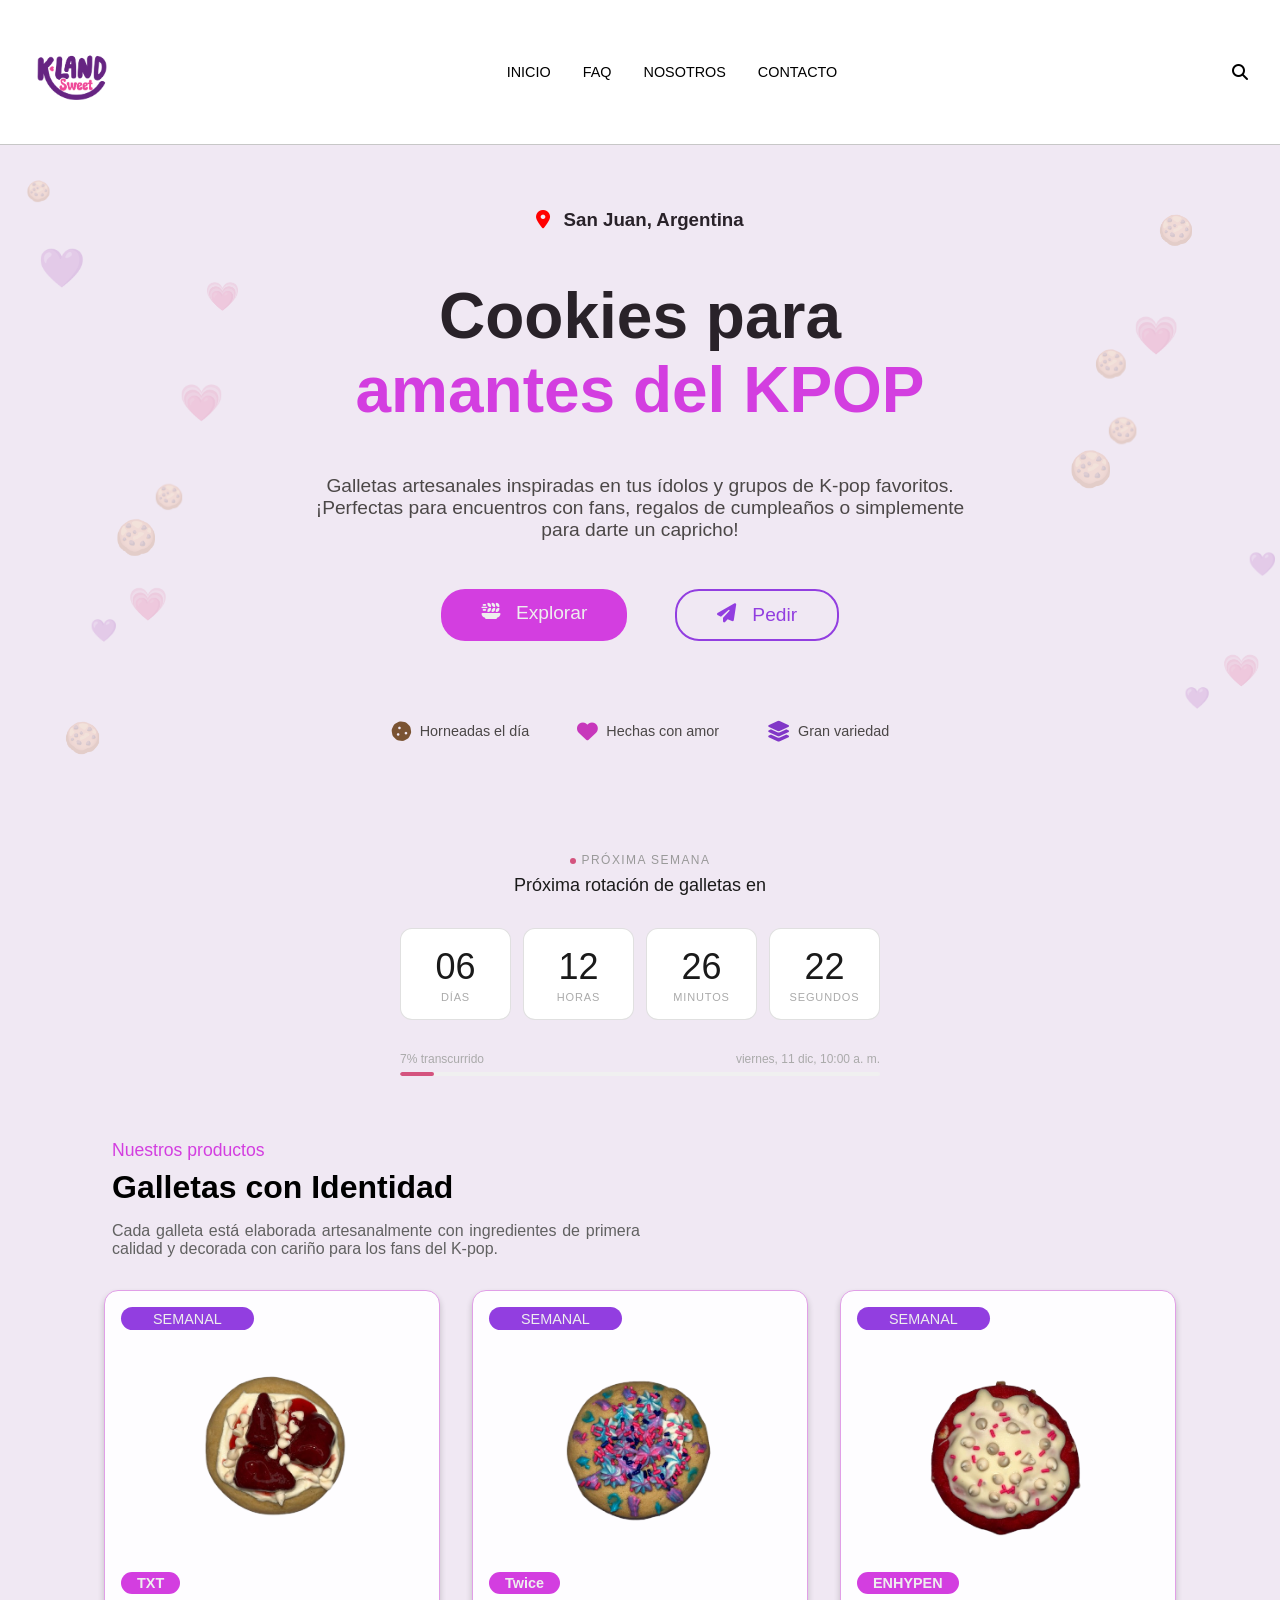
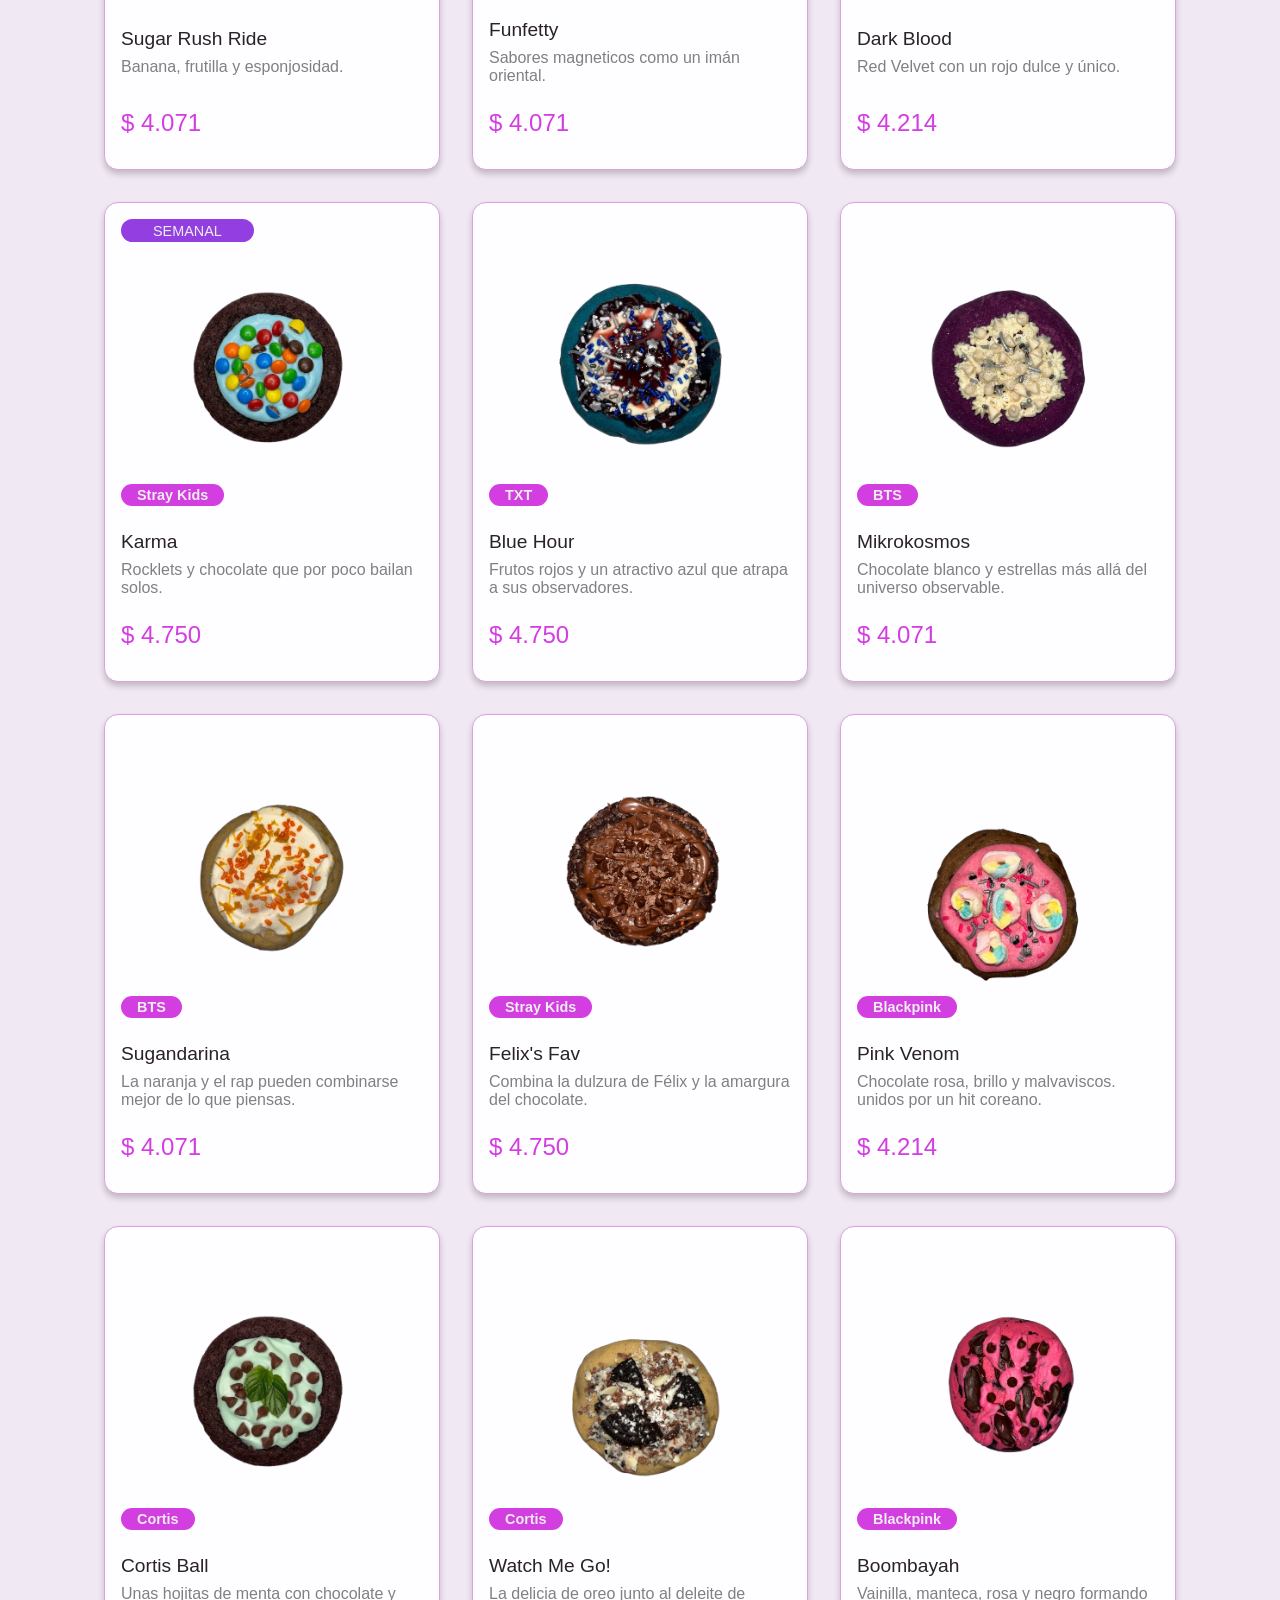
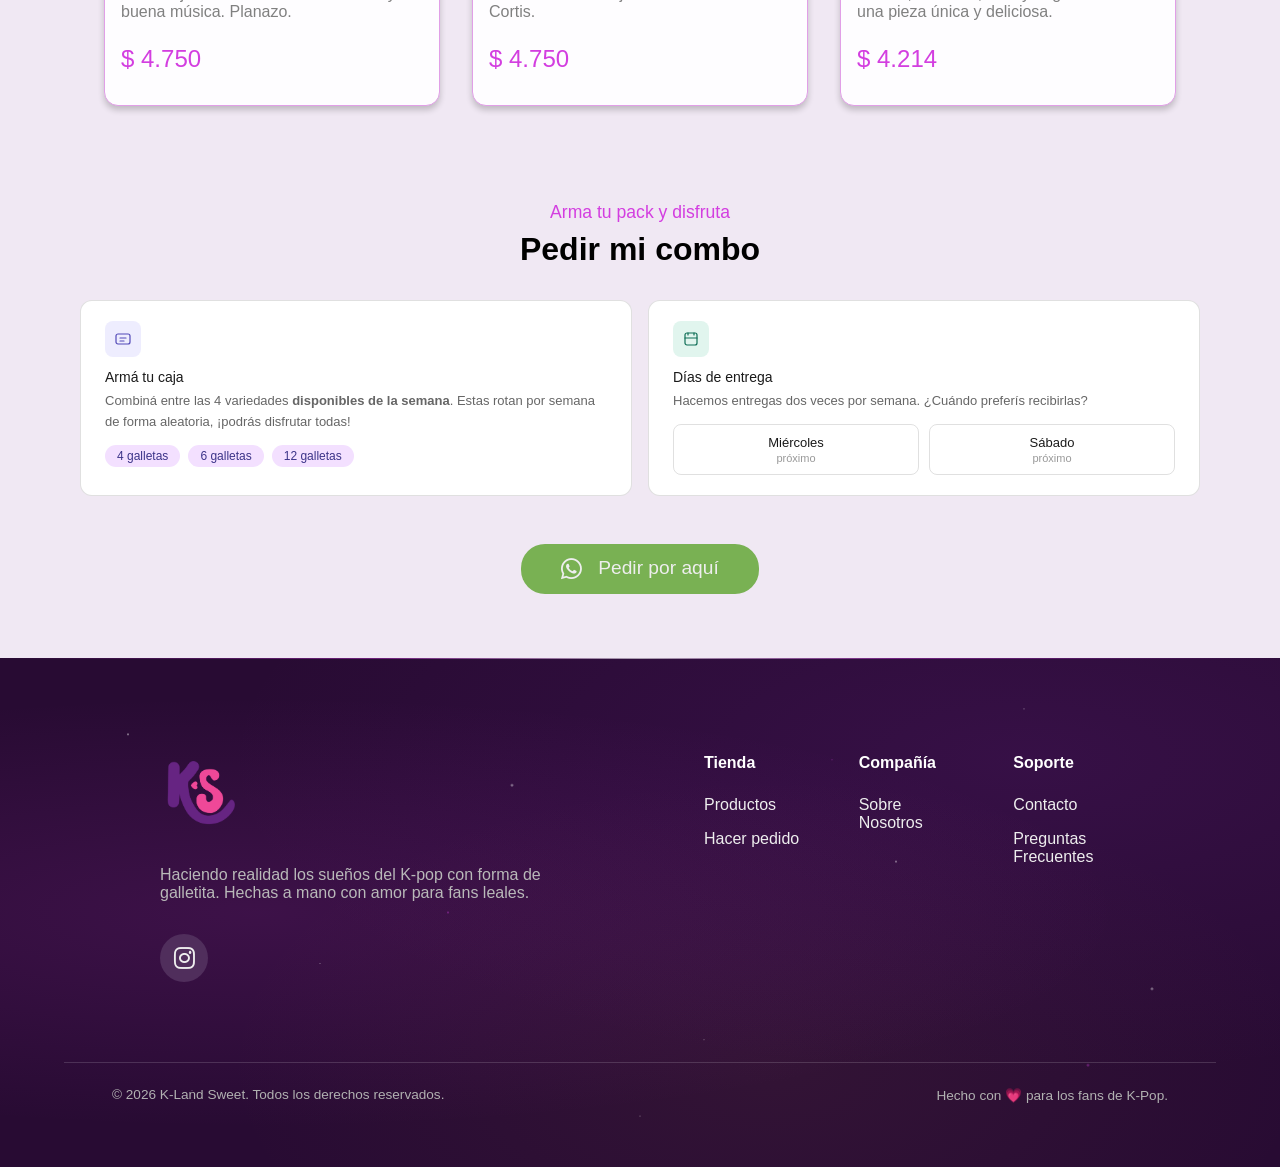
<file: index.html>
<!DOCTYPE html>
<html lang="en">
<head>
    <meta charset="UTF-8">
    <meta name="viewport" content="width=device-width, initial-scale=1.0">
    <title>KLand Sweet - Home</title>
    <link rel="stylesheet" href="css/reset.css">
    <link rel="stylesheet" href="css/header.css">
    <link rel="stylesheet" href="css/nav.css">
    <link rel="stylesheet" href="css/sections.css">
    <link rel="stylesheet" href="css/card.css">
    <link rel="stylesheet" href="css/footer.css">
    <link rel="icon" type="image/png" href="img/logos/LOGOS-03.png">

    <link rel="preconnect" href="https://fonts.googleapis.com">
    <link rel="preconnect" href="https://fonts.gstatic.com" crossorigin>
    <link href="https://fonts.googleapis.com/css2?family=Poppins:wght@300;400;500;600;700;800&family=Playfair+Display:wght@400;500;600;700&display=swap" rel="stylesheet">
    <link rel="stylesheet" href="https://cdnjs.cloudflare.com/ajax/libs/font-awesome/6.5.1/css/all.min.css">
</head>
<body>
    <div id="content">

        <nav>
                <div class="logo">
                    <!-- <i class="fa-solid fa-cookie-bite"></i>
                    <p>K-Land Sweet</p> -->
                </div>
                <div class="nav_2">
                    <a href="index.html">INICIO</a>
                    <a href="faq.html">FAQ</a>
                    <a href="nosotros.html">NOSOTROS</a>
                    <a href="contacto.html">CONTACTO</a>
                </div>
                <div class="nav_3">
                    <i class="fa-solid fa-magnifying-glass"></i>
                </div>
            </nav>

        <div class="header_nav">
            <div class="floating-bg" id="floatingBg"></div>
            
            <header>
                <h3><i class="fa-solid fa-location-dot" style="color: red; margin-right: 0.5rem;"></i> San Juan, Argentina</h3>
                <h1>Cookies para <br><span>amantes del KPOP</span></h1>
                <p>Galletas artesanales inspiradas en tus ídolos y grupos de K-pop favoritos. ¡Perfectas para encuentros con fans, regalos de cumpleaños o simplemente para darte un capricho!</p>
                <div class="a_buttons_section">
                    <a href="#productos" class="a_button a_b_1"><i class="fa-solid fa-plate-wheat"></i> Explorar</a>
                    <a href="#pedir" class="a_button a_b_2"><i class="fa-solid fa-paper-plane"></i> Pedir</a>
                </div>
                <div class="stats_section">
                    <div class="stat">
                        <i class="fa-solid fa-cookie" style="color: #7a5332;"></i>
                        <p>Horneadas el día</p>
                    </div>
                    <div class="stat">
                        <i class="fa-solid fa-heart" style="color: #c737bb;"></i>
                        <p>Hechas con amor</p>
                    </div>
                    <div class="stat">
                        <i class="fa-solid fa-layer-group" style="color: #8137c7;"></i>
                        <p>Gran variedad</p>
                    </div>
                </div>
            </header>
        </div>

        <div class="cd-wrap">
            <p class="cd-label-top"><span class="cd-dot"></span>próxima semana</p>
            <p class="cd-title">Próxima rotación de galletas en</p>
            <div class="cd-grid">
                <div class="cd-block"><div class="cd-num" id="cd-days">00</div><div class="cd-unit">días</div></div>
                <div class="cd-block"><div class="cd-num" id="cd-hours">00</div><div class="cd-unit">horas</div></div>
                <div class="cd-block"><div class="cd-num" id="cd-mins">00</div><div class="cd-unit">minutos</div></div>
                <div class="cd-block"><div class="cd-num" id="cd-secs">00</div><div class="cd-unit">segundos</div></div>
            </div>
            <div class="cd-bar-wrap">
                <div class="cd-bar-label">
                <span id="cd-bar-pct-left">0% transcurrido</span>
                <span id="cd-date-target"></span>
                </div>
                <div class="cd-bar-track"><div class="cd-bar-fill" id="cd-bar" style="width:0%"></div></div>
            </div>
        </div>

        <main>
            <section id="productos">
                <div class="sec_header">
                    <p class="little_pink_title">Nuestros productos</p>
                    <p class="title">Galletas con Identidad</p>
                    <p class="sec_desc p1">Cada galleta está elaborada artesanalmente con ingredientes de primera calidad y decorada con cariño para los fans del K-pop.</p>
                </div>

                <section id="general_catalogo">
                    <!-- las galletas se generan dinámicamente -->
                </section>
            </section>

            <section id="pedir">
                <div class="sec_header_2">
                    <p class="little_pink_title">Arma tu pack y disfruta</p>
                    <p class="title">Pedir mi combo</p>


                    <div class="info-grid">

                        <!-- Tarjeta 1: Armá tu caja -->
                        <div class="info-card">
                            <div class="card-icon" style="background:#EEEDFE;">
                            <svg width="16" height="16" viewBox="0 0 16 16" fill="none">
                                <rect x="1" y="3" width="14" height="10" rx="2" stroke="#534AB7" stroke-width="1.2"/>
                                <path d="M5 7h6M5 10h4" stroke="#534AB7" stroke-width="1.2" stroke-linecap="round"/>
                            </svg>
                            </div>
                            <p class="card-title">Armá tu caja</p>
                            <p class="card-desc">Combiná entre las 4 variedades <b>disponibles de la semana</b>. Estas rotan por semana de forma aleatoria, ¡podrás disfrutar todas!</p>
                            <div class="pill-row">
                            <span class="pill pill-purple">4 galletas</span>
                            <span class="pill pill-purple">6 galletas</span>
                            <span class="pill pill-purple">12 galletas</span>
                            </div>
                        </div>

                        <!-- Tarjeta 2: Días de entrega -->
                        <div class="info-card">
                            <div class="card-icon" style="background:#E1F5EE;">
                            <svg width="16" height="16" viewBox="0 0 16 16" fill="none">
                                <rect x="2" y="2" width="12" height="12" rx="2" stroke="#0F6E56" stroke-width="1.2"/>
                                <path d="M5 2v2M11 2v2M2 7h12" stroke="#0F6E56" stroke-width="1.2" stroke-linecap="round"/>
                            </svg>
                            </div>
                            <p class="card-title">Días de entrega</p>
                            <p class="card-desc">Hacemos entregas dos veces por semana. ¿Cuándo preferís recibirlas?</p>
                            <div class="day-cards">
                            <div class="day-card">
                                <p class="day-name">Miércoles</p>
                                <p class="day-sub">próximo</p>
                            </div>
                            <div class="day-card">
                                <p class="day-name">Sábado</p>
                                <p class="day-sub">próximo</p>
                            </div>
                            </div>
                        </div>

                        </div>
                </div>

                <a href="https://wa.me/2645128508?text=Hola!%20Quiero%20estas%20galletas:" class="a_button_grande" style="background: #79b153; margin: 2rem auto;"><i class="fa-brands fa-whatsapp"></i> Pedir por aquí</a>
            </section>
        </main>

        <footer>
            
            <section id="footer_big_1">

                <section class="footer_sec_1">
                    <div class="logo" style="background-image: url('img/logos/LOGOS-05.png');">
                        <!-- <i class="fa-solid fa-cookie-bite"></i>
                        <p>K-Land Sweet</p> -->
                    </div>
                    <p class="fot_desc">Haciendo realidad los sueños del K-pop con forma de galletita. Hechas a mano con amor para fans leales.</p>
                    <div class="social_media">
                        <a href="https://www.instagram.com/kland_sweet/" target="_blank"><i class="fa-brands fa-instagram"></i></a>
                    </div>
                </section>
                
                <section class="footer_sec_2">
                    <div class="f_column">
                        <b>Tienda</b>
                        <a href="#productos">Productos</a>
                        <a href="#pedir">Hacer pedido</a>
                    </div>

                    <div class="f_column">
                        <b>Compañía</b>
                        <a href="nosotros.html">Sobre Nosotros</a>
                    </div>

                    <div class="f_column">
                        <b>Soporte</b>
                        <a href="contacto.html">Contacto</a>
                        <a href="faq.html">Preguntas Frecuentes</a>
                    </div>
                </section>
            </section>

            <section id="footer_big_2">
                <p>&copy; 2026 K-Land Sweet. Todos los derechos reservados.</p>
                <p>Hecho con 💗 para los fans de K-Pop.</p>
            </section>

            

        </footer>

    </div>

    <script src="js/background.js"></script>
    <script src="js/cookies.js"></script>
    <script src="js/render.js"></script>
    <script src="js/clock.js"></script>
</body>
</html>
</file>
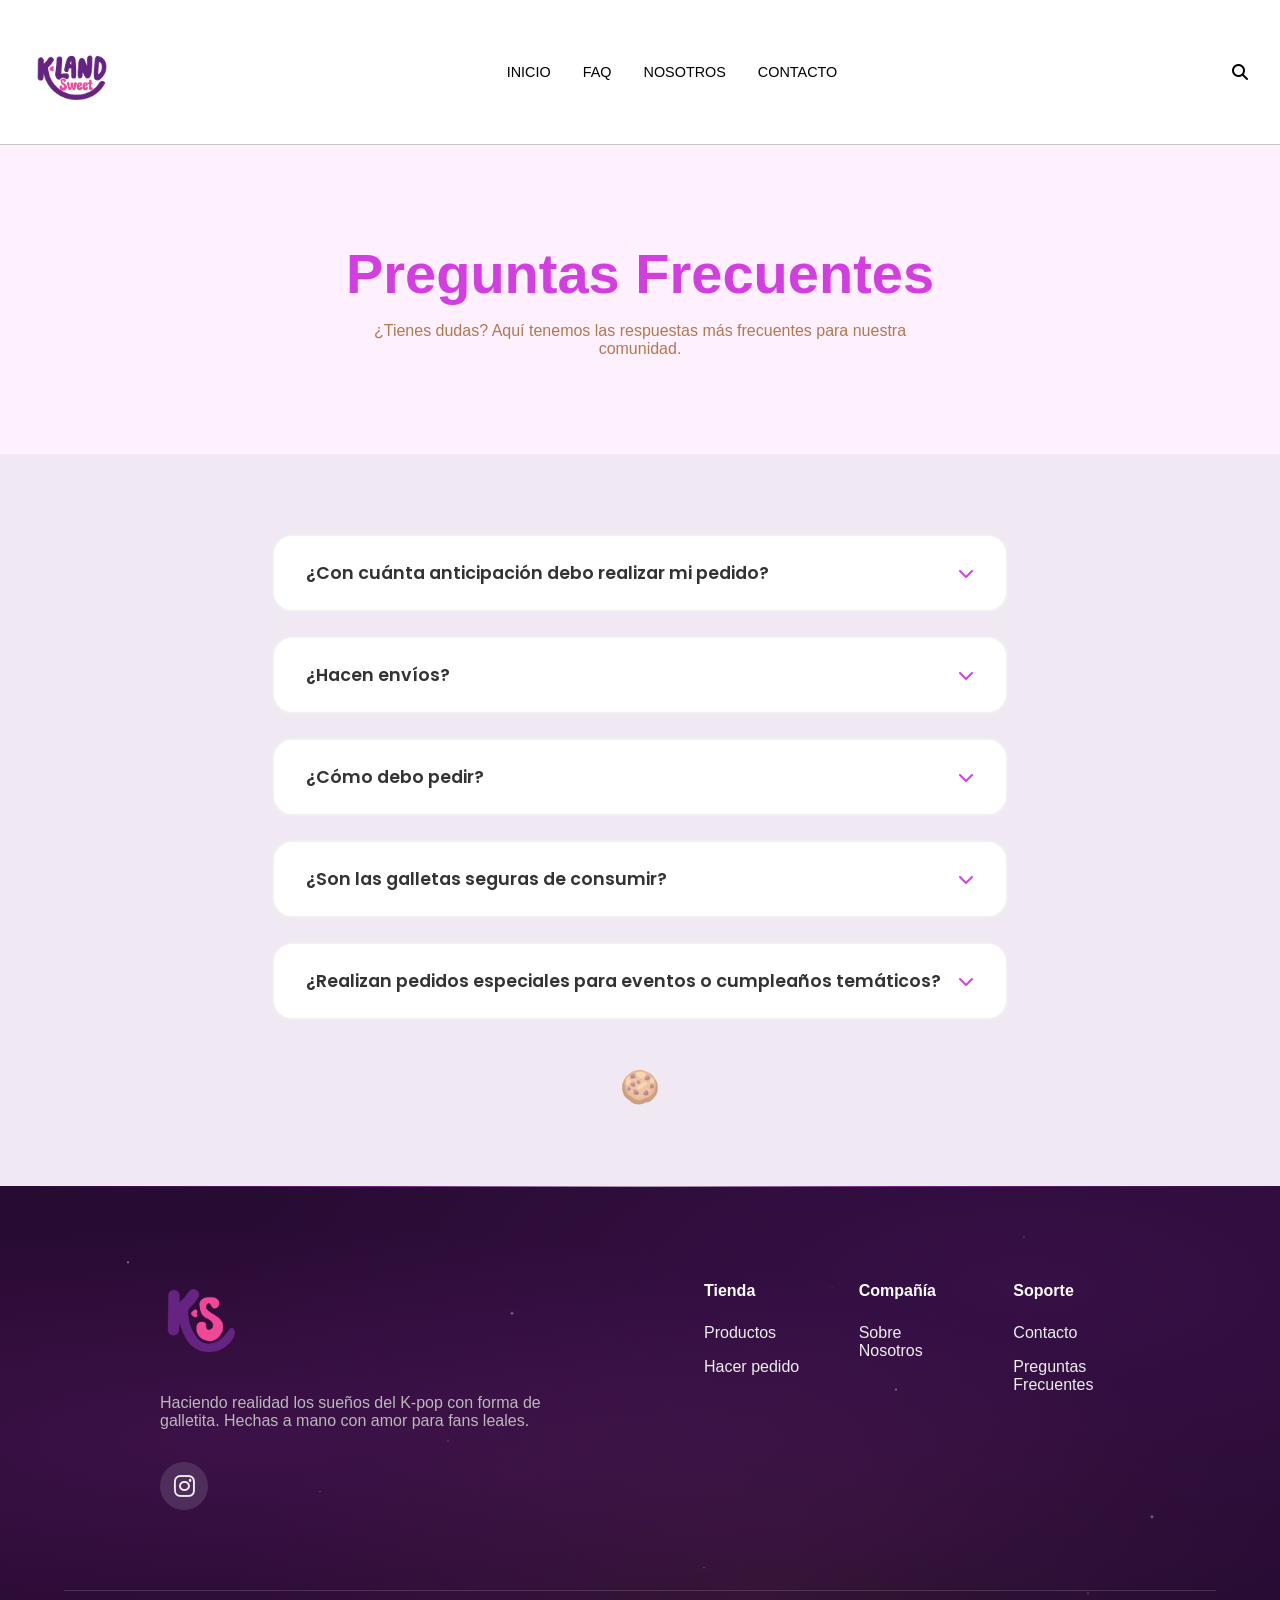
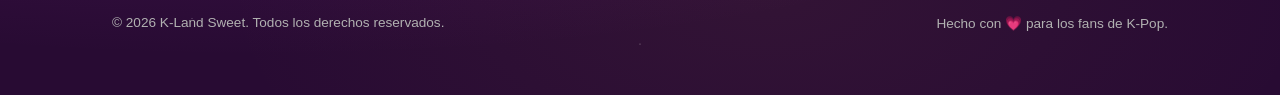
<file: faq.html>
<!DOCTYPE html>
<html lang="en">
<head>
    <meta charset="UTF-8">
    <meta name="viewport" content="width=device-width, initial-scale=1.0">
    <title>KLand Sweet - Home</title>
    <link rel="stylesheet" href="css/reset.css">
    <link rel="stylesheet" href="css/header.css">
    <link rel="stylesheet" href="css/nav.css">
    <link rel="stylesheet" href="css/sections.css">
    <link rel="stylesheet" href="css/card.css">
    <link rel="stylesheet" href="css/footer.css">
    <link rel="stylesheet" href="css/faq.css">
    <link rel="icon" type="image/png" href="img/logos/LOGOS-03.png">

    <link rel="preconnect" href="https://fonts.googleapis.com">
    <link rel="preconnect" href="https://fonts.gstatic.com" crossorigin>
    <link href="https://fonts.googleapis.com/css2?family=Poppins:wght@300;400;500;600;700;800&family=Playfair+Display:wght@400;500;600;700&display=swap" rel="stylesheet">
    <link rel="stylesheet" href="https://cdnjs.cloudflare.com/ajax/libs/font-awesome/6.5.1/css/all.min.css">
</head>
<body>
    <div id="content">

        <nav>
            <div class="logo">
                <!-- <i class="fa-solid fa-cookie-bite"></i>
                <p>K-Land Sweet</p> -->
            </div>
            <div class="nav_2">
                <a href="index.html">INICIO</a>
                    <a href="faq.html">FAQ</a>
                    <a href="nosotros.html">NOSOTROS</a>
                    <a href="contacto.html">CONTACTO</a>
            </div>
            <div class="nav_3">
                <i class="fa-solid fa-magnifying-glass"></i>
            </div>
        </nav>

        <main>
            <section class="faq-hero">
                <h1>Preguntas Frecuentes</h1>
                <p>¿Tienes dudas? Aquí tenemos las respuestas más frecuentes para nuestra comunidad.</p>
            </section>

            <section class="faq-container">
                <div class="faq-grid">

                    <div class="faq-item">
                        <button class="faq-question">
                            <span>¿Con cuánta anticipación debo realizar mi pedido?</span>
                            <i class="fa-solid fa-chevron-down"></i>
                        </button>
                        <div class="faq-answer">
                            <p>Debido a las preparaciones necesarias, debes realizar tu pedido al menos <b>24 horas</b> antes de la fecha de entrega (míercoles y sábados).</p>
                        </div>
                    </div>
                    
                    <div class="faq-item">
                        <button class="faq-question">
                            <span>¿Hacen envíos?</span>
                            <i class="fa-solid fa-chevron-down"></i>
                        </button>
                        <div class="faq-answer">
                            <p><b>¡Claro que sí!</b> Realizamos envíos a domicilio con un bajo costo extra.</p>
                        </div>
                    </div>

                    <div class="faq-item">
                        <button class="faq-question">
                            <span>¿Cómo debo pedir?</span>
                            <i class="fa-solid fa-chevron-down"></i>
                        </button>
                        <div class="faq-answer">
                            <p>Puedes pedir a través de WhatsApp a nuestro número sin ningún problema. Para ello, puedes chequear en la página las 4 galletas semanales y elegir entre ellas. Tu pedido puede ser de 4, 6 o 12 galletas <b>¡Publicaremos las 4 elegidas cada semana!</b></p>
                        </div>
                    </div>

                    <div class="faq-item">
                        <button class="faq-question">
                            <span>¿Son las galletas seguras de consumir?</span>
                            <i class="fa-solid fa-chevron-down"></i>
                        </button>
                        <div class="faq-answer">
                            <p>Por supuesto que <b>sí</b>. Las galletas son preparadas con el <b>mayor de los cuidados</b> necesarios a la hora de manipular alimentos. Se utilizan <b>materiales de seguridad</b> en todo momento. Respecto a los ingredientes, varía por cada galleta. Mientras que algunas son más "frutales", otras pueden contener chocolate y otros.</p>
                        </div>
                    </div>

                    <div class="faq-item">
                        <button class="faq-question">
                            <span>¿Realizan pedidos especiales para eventos o cumpleaños temáticos?</span>
                            <i class="fa-solid fa-chevron-down"></i>
                        </button>
                        <div class="faq-answer">
                            <p>Sí, realizamos pedidos especiales para eventos. En ese caso, debes comunicarte con nosotros a través de nuestros medios de contacto. Recuerda que debes hacerlo con al menos 7 días de anticipación.</p>
                        </div>
                    </div>

                </div>
            </section>
        </main>

        <footer>
            
            <section id="footer_big_1">

                <section class="footer_sec_1">
                    <div class="logo" style="background-image: url('img/logos/LOGOS-05.png');">
                        <!-- <i class="fa-solid fa-cookie-bite"></i>
                        <p>K-Land Sweet</p> -->
                    </div>
                    <p class="fot_desc">Haciendo realidad los sueños del K-pop con forma de galletita. Hechas a mano con amor para fans leales.</p>
                    <div class="social_media">
                        <a href="https://www.instagram.com/kland_sweet/" target="_blank"><i class="fa-brands fa-instagram"></i></a>
                    </div>
                </section>
                
                <section class="footer_sec_2">
                    <div class="f_column">
                        <b>Tienda</b>
                        <a href="index.html">Productos</a>
                        <a href="index.html">Hacer pedido</a>
                    </div>

                    <div class="f_column">
                        <b>Compañía</b>
                        <a href="nosotros.html">Sobre Nosotros</a>
                    </div>

                    <div class="f_column">
                        <b>Soporte</b>
                        <a href="contacto.html">Contacto</a>
                        <a href="faq.html">Preguntas Frecuentes</a>
                    </div>
                </section>
            </section>

            <section id="footer_big_2">
                <p>&copy; 2026 K-Land Sweet. Todos los derechos reservados.</p>
                <p>Hecho con 💗 para los fans de K-Pop.</p>
            </section>

            

        </footer>

    </div>

    <script src="js/faq.js"></script>
</body>
</html>
</file>
<file: css/header.css>
.header_nav {
    display: flex;
    flex-direction: column;
    gap: 4rem;
    margin: 0 -2rem;
    width: calc(100% + 4rem);
    padding: 0 4rem;
    color: rgb(41, 34, 41);
    position: relative;
}
header {
    text-align: center;
    display: flex;
    flex-direction: column;
    justify-content: center;
    align-items: center;
    gap: 3rem;
    width: 60%;
    margin: 0 auto;
    margin-top: 4rem;
    margin-bottom: 5rem;
    position: relative;
    z-index: 1;
}
header h1 {
    font-size: 4rem;
}
header p {
    width: 100%;
    margin: 0 auto;
    font-size: 1.2rem;
    color: rgb(75, 71, 71);
}
header span {
    color: #d33ee0;
}
.floating-bg {
    position: absolute;
    inset: 0;
    pointer-events: none;
    z-index: 0;
}
.floating-item {
    position: absolute;
    font-size: 28px;
    animation: floatDrift linear infinite;
    opacity: 0.18;
    user-select: none;
}
@keyframes floatDrift {
    0%   { transform: translateY(0px) rotate(0deg); }
    25%  { transform: translateY(-18px) rotate(8deg); }
    50%  { transform: translateY(-8px) rotate(-4deg); }
    75%  { transform: translateY(-22px) rotate(6deg); }
    100% { transform: translateY(0px) rotate(0deg); }
}
.a_button {
    font-size: 1.2rem;
    padding: 0.8rem 2.5rem;
    border-radius: 24px;
    text-align: center;
    color: #eee;
    display: flex;
    flex-direction: row;
    gap: 1rem;
    text-decoration: none;
}
.a_buttons_section {
    display: flex;
    flex-direction: row;
    gap: 3rem;
}
.a_button.a_b_1 {
    background: #d33ee0;
}
.a_button.a_b_1:hover,
.a_button.a_b_2:hover {
    transform: scale(1.05);
}
.a_button.a_b_2 {
    border: 2px solid #923ee0;
    color: #923ee0;
}
.a_button.a_b_2:hover {
    background: #923ee0;
    color: #eee;
}
.stats_section {
    display: flex;
    flex-direction: row;
    justify-content: center;
    align-items: center;
    gap: 3rem;
    margin-top: 2rem;
}
.stat {
    display: flex;
    flex-direction: row;
    gap: 0.5rem;
    align-items: center;
}
.stat p {
    font-size: 0.9rem;
}
.stat i {
    font-size: 1.3rem;
}
.a_button_grande {
    font-size: 1.2rem;
    padding: 0.8rem 2.5rem;
    border-radius: 24px;
    text-align: center;
    color: #eee;
    display: flex;
    flex-direction: row;
    gap: 1rem;
    text-decoration: none;
    width: fit-content;
}
.a_button_grande i {
    font-size: 1.5rem;
}
.a_button_grande:hover {
    transform: scale(1.04);
}

/* ── Tablet ── */
@media(max-width: 1050px) {
    .header_nav {
        margin: 0 -1rem;
        width: calc(100% + 2rem);
        padding: 0 2rem;
        height: auto;
        min-height: 100vh;
        padding-bottom: 4rem;
    }
    header {
        width: 80%;
    }
    header h1 {
        font-size: 2.8rem;
    }
    .a_buttons_section {
        flex-direction: column;
        gap: 1rem;
        align-items: center;
    }
    .stats_section {
        flex-direction: column;
        gap: 1rem;
    }
}

/* ── Móvil ── */
@media(max-width: 768px) {
    .header_nav {
        margin: 0rem;
        width: 100%;
        padding: 0 1.5rem 4rem;
        height: auto;
        min-height: 40vh;
        gap: 2rem;
    }

    .floating-bg{
        width: 90%;
    }

    
    header {
        width: 100%;
        margin-top: 2rem;
        gap: 1.5rem;
    }
    header h1 {
        font-size: 2rem;
    }
    header p {
        font-size: 1rem;
    }
}
</file>
<file: css/nav.css>
nav {
    display: flex;
    flex-direction: row;
    justify-content: space-between;
    align-items: center;
    border-bottom: 1px solid #c7c7c7;
    background: white;
    position: relative;
    z-index: 10; /* Un poco más alto por si acaso */

    /* Compensación universal para #content */
    margin: 0 -2rem; 
    padding: 2rem; /* El padding interno que quieras */
    width: calc(100% + 4rem); 
    
    gap: 1rem;
}


.logo_text{
    display: flex;
    flex-direction: row;
    gap: 1rem;
    align-items: center;
    justify-content: center;
    font-size: 1.5rem;
    justify-content: flex-start;
}

.logo_text p {
    color: #d33ee0;
}

.logo_text i{
    color: #b1794f;
    font-size: 2rem;
}

.nav_2{
    display: flex;
    flex-direction: row;
    gap: 2rem;
    font-size: 0.9rem;
    justify-content: center; 
}

.nav_2 a{
    text-decoration: none;
    color: black;
}

.nav_2 a:hover{
    color: #d33ee0;
}

.nav_3 {
    display: flex;
    justify-content: flex-end;
}

@media(max-width: 1050px) {
    nav {
        flex-direction: column;
        margin: 0 -2rem; /* Mantén la misma compensación */
        width: calc(100% + 4rem);
        gap: 2rem;
    }

    .nav_3{
        display: none;
    }
}
</file>
<file: css/sections.css>
section{
    padding: 2rem 3rem;
}

.sec_header{
    margin: 0 2rem;
}

.sec_header_2{
    text-align: center;
}

.little_pink_title{
    color: #d33ee0;
    font-size: 1.1rem;
    margin-bottom: 0.5rem;
}

.title{
    font-size: 2rem;
    font-weight: 700;
    margin-bottom: 1rem;
}

.sec_desc{
    color: rgb(97, 97, 97);
    text-align: center;
}

.sec_desc.p1{
    width: 50%;
    text-align: justify;
}

#general_catalogo{
    display: flex;
    flex-direction: row;
    justify-content: center;
    align-items: center;
    gap: 2rem;
    flex-wrap: wrap;
    padding: 2rem 0;
}

.info-grid {
    display: grid;
    grid-template-columns: repeat(auto-fit, minmax(260px, 1fr));
    gap: 16px;
    padding: 1rem 0;
}

.info-card {
    background: #ffffff;
    border: 0.5px solid rgba(0,0,0,0.12);
    border-radius: 12px;
    padding: 1.25rem 1.5rem;
    text-align: left;
}

.card-icon {
    width: 36px;
    height: 36px;
    border-radius: 8px;
    display: flex;
    align-items: center;
    justify-content: center;
    margin-bottom: 12px;
}

.card-title {
    font-size: 14px;
    font-weight: 500;
    color: #1a1a1a;
    margin: 0 0 6px;
}

.card-desc {
    font-size: 13px;
    color: #666;
    margin: 0;
    line-height: 1.6;
}

.pill-row {
    display: flex;
    gap: 8px;
    margin-top: 12px;
    flex-wrap: wrap;
}

.pill {
    font-size: 12px;
    font-weight: 500;
    padding: 4px 12px;
    border-radius: 99px;
}

.pill-purple { background: #f3e0ff; color: #3C3489; }
.pill-teal   { background: #E1F5EE; color: #0F6E56; }

.day-cards {
    display: grid;
    grid-template-columns: 1fr 1fr;
    gap: 10px;
    margin-top: 12px;
}

.day-card {
    border: 0.5px solid rgba(0,0,0,0.12);
    border-radius: 8px;
    padding: 10px 12px;
    text-align: center;
}

.day-name {
    font-size: 13px;
    font-weight: 500;
    color: #1a1a1a;
    margin: 0 0 2px;
}

.day-sub {
    font-size: 11px;
    color: #999;
    margin: 0;
}



/* RELOJ */


.cd-wrap { padding: 2rem 0; text-align: center; }
.cd-label-top { font-size: 12px; letter-spacing: 0.12em; color: #999; text-transform: uppercase; margin-bottom: 0.5rem; }
.cd-title { font-size: 18px; font-weight: 500; color: #1a1a1a; margin-bottom: 2rem; }
.cd-grid { display: grid; grid-template-columns: repeat(4, 1fr); gap: 12px; max-width: 480px; margin: 0 auto 2rem; }
.cd-block { background: #fff; border: 0.5px solid rgba(0,0,0,0.12); border-radius: 12px; padding: 1.25rem 0.5rem 1rem; }
.cd-num { font-size: 36px; font-weight: 500; color: #1a1a1a; line-height: 1; font-variant-numeric: tabular-nums; }
.cd-unit { font-size: 11px; color: #aaa; margin-top: 6px; letter-spacing: 0.08em; text-transform: uppercase; }
.cd-bar-wrap { max-width: 480px; margin: 0 auto; }
.cd-bar-label { display: flex; justify-content: space-between; font-size: 12px; color: #aaa; margin-bottom: 6px; }
.cd-bar-track { height: 4px; background: #f0f0f0; border-radius: 99px; overflow: hidden; }
.cd-bar-fill { height: 4px; background: #D4537E; border-radius: 99px; transition: width 1s linear; }
.cd-dot { display: inline-block; width: 6px; height: 6px; border-radius: 50%; background: #D4537E; margin-right: 6px; vertical-align: middle; }




@media(max-width: 1050px)
{
    section{
        padding: 1rem;
    }

    #general_catalogo{
        flex-direction: column;
        align-items: center;
        justify-content: center;
    }

    .sec_desc.p1{
        width: 100%;
    }
}

@media(max-width: 768px)
{
    .sec_header{
        margin: 0;
    }
}
</file>
<file: css/card.css>
.cookie_card{
    width: 30%;
    height: 30rem;
    box-shadow: 0 4px 6px rgb(0,0,0,0.2);
    border-radius: 14px;
    padding: 2rem 1rem;
    border: 1px solid #e19fe7;
    position: relative;
    background: #fefdff;
} 


.cookie_card .img{
    height: 60%;
    background-size: contain;
    background-position: center;
    background-repeat: no-repeat;
    margin: 0 -1rem;
    width: calc(100% + 2rem);
}

.card_title{
    color: rgb(41, 34, 41);
    font-size: 1.2rem;
    margin-bottom: 0.5rem;
}

.card_price{
    font-family: 'Inter', sans-serif;
    color: #d33ee0;
    font-size: 1.5rem;
}

.cookie_card_info{
    display: flex;
    flex-direction: column;
    justify-content: space-between;
    height: 40%;
    gap: 0.5rem;
}

.group_tag{
    font-size: 0.9rem;
    background: #d33ee0;
    color: #eee;
    padding: 0.2rem 1rem;
    font-weight: bold;
    width: fit-content;
    border-radius: 12px;
}

.cookie_card:hover{
    box-shadow: 0 14px 20px rgb(0,0,0,0.2);
    border: 1px solid #8b2994;
}

.cookie_card:hover .img{
    transform: scale(1.05);
}

.chosen_tag{
    position: absolute;
    top: 1rem;
    left: 1rem;
    background: #923ee0;
    color: #eee;
    padding: 0.2rem 2rem;
    text-align: center;
    border-radius: 12px;
    font-size: 0.9rem;
}

.card_price_wrapper {
    display: flex;
    flex-direction: row;
    align-items: center;
    gap: 0.5rem;
}

.card_price_old {
    color: #aaa;
    font-size: 0.95rem;
    text-decoration: line-through;
}

.card_price_discount {
    color: #d33ee0;  /* o el color que uses para precios normales */
}

@media(max-width: 1050px)
{
    .cookie_card{
        width: 80%;
    }
}

@media(max-width: 768px)
{
    .cookie_card{
        width: 100%;
    }
}
</file>
<file: css/footer.css>
footer {
    min-height: 18rem;
    background: 
        radial-gradient(ellipse at 20% 50%, rgba(211, 62, 224, 0.12) 0%, transparent 60%),
        radial-gradient(ellipse at 80% 20%, rgba(138, 43, 180, 0.15) 0%, transparent 55%),
        radial-gradient(ellipse at 60% 80%, rgba(177, 121, 79, 0.08) 0%, transparent 50%),
        #280b33;
    position: relative;
    overflow: hidden;
    margin: 0 -2rem;
    padding: 2rem 4rem;   
    display: flex;
    flex-direction: column;
    gap: 1rem;
}
footer::before {
    content: '';
    position: absolute;
    inset: 0;
    background-image:
        radial-gradient(1.5px 1.5px at 10% 15%, rgba(255,255,255,0.6) 0%, transparent 100%),
        radial-gradient(1px 1px at 25% 60%, rgba(255,255,255,0.4) 0%, transparent 100%),
        radial-gradient(2px 2px at 40% 25%, rgba(255,255,255,0.5) 0%, transparent 100%),
        radial-gradient(1px 1px at 55% 75%, rgba(255,255,255,0.35) 0%, transparent 100%),
        radial-gradient(1.5px 1.5px at 70% 40%, rgba(255,255,255,0.55) 0%, transparent 100%),
        radial-gradient(1px 1px at 80% 10%, rgba(255,255,255,0.4) 0%, transparent 100%),
        radial-gradient(2px 2px at 90% 65%, rgba(255,255,255,0.5) 0%, transparent 100%),
        radial-gradient(1px 1px at 15% 85%, rgba(255,255,255,0.3) 0%, transparent 100%),
        radial-gradient(1.5px 1.5px at 35% 50%, rgba(211,62,224,0.5) 0%, transparent 100%),
        radial-gradient(1px 1px at 65% 20%, rgba(211,62,224,0.4) 0%, transparent 100%),
        radial-gradient(2px 2px at 85% 80%, rgba(211,62,224,0.45) 0%, transparent 100%),
        radial-gradient(1px 1px at 50% 90%, rgba(255,255,255,0.35) 0%, transparent 100%);
    pointer-events: none;
    z-index: 0;
}
footer::after {
    content: '';
    position: absolute;
    top: 0; left: 0; right: 0;
    height: 1px;
    background: linear-gradient(
        to right,
        transparent 0%,
        rgba(211, 62, 224, 0.4) 30%,
        rgba(255, 255, 255, 0.6) 50%,
        rgba(211, 62, 224, 0.4) 70%,
        transparent 100%
    );
    z-index: 1;
}
#footer_big_1,
#footer_big_2 {
    position: relative;
    z-index: 2;
}
#footer_big_1 {
    display: flex;
    flex-direction: row;
    align-items: flex-start;
    width: 100%;
    gap: 2rem;
}
#footer_big_2 {
    width: 100%;
    border-top: 1px solid rgba(255,255,255,0.15);
    padding-top: 1.5rem;
    display: flex;
    flex-direction: row;
    justify-content: space-between;
    color: #b1b1b1;
    font-size: 0.85rem;
}
.fot_desc {
    color: #b9b9b9;
}
.footer_sec_1 {
    display: flex;
    flex-direction: column;
    gap: 2rem;
    width: 50%;
}
.footer_sec_2 {
    width: 50%;
    display: flex;
    flex-direction: row;
    color: #eee;
    gap: 3rem;
}
.social_media {
    display: flex;
    flex-direction: row;
    gap: 1rem;
}
.social_media i {
    font-size: 1.5rem;
    color: #eee;
    background: #502e5c;
    padding: 1rem;
    border-radius: 50%;
    width: 3rem;
    height: 3rem;
    display: flex;
    align-items: center;
    justify-content: center;
}
.social_media a {
    text-decoration: none;
}
.f_column {
    display: flex;
    flex-direction: column;
    gap: 1rem;
    width: 50%;
}
.f_column a {
    color: #eee;
    text-decoration: none;
}
.f_column a:hover {
    transform: translateY(-0.2rem);
}
.f_column b {
    color: #fff;
    margin-bottom: 0.5rem;
}

/* ── Tablet ── */
@media(max-width: 1050px) {
    footer {
        margin: 0 -2rem;
        padding: 2rem;
    }
    #footer_big_1 {
        flex-direction: column;
    }
    #footer_big_2 {
        flex-direction: column;
        gap: 0.5rem;
        text-align: center;
    }
    .footer_sec_1,
    .footer_sec_2 {
        width: 100%;
    }
}

/* ── Móvil ── */
@media(max-width: 768px) {
    footer {
        margin: 0 -2rem;
        padding: 2rem 1.5rem;
    }
    .footer_sec_2 {
        flex-wrap: wrap;  
        gap: 2rem;
    }
    .f_column {
        width: 45%;     
    }
}
</file>
<file: css/faq.css>
:root {
    --pink-main: #d33ee0;
    --cookie-brown: #b1794f;
    --soft-pink: #fff0fd;
    --text-dark: #333;
}

.faq-hero {
    background-color: var(--soft-pink);
    padding: 6rem 2rem;
    text-align: center;
    margin: 0 -2rem;
}

.faq-hero h1 {
    font-size: 3.5rem;
    color: var(--pink-main);
    margin-bottom: 1rem;
}

.faq-hero p {
    color: var(--cookie-brown);
    font-weight: 500;
    max-width: 600px;
    margin: 0 auto;
}

.faq-container {
    max-width: 800px;
    margin: 5rem auto;
    padding: 0 2rem;
}

.faq-grid {
    display: flex;
    flex-direction: column;
    gap: 1.5rem;
}

.faq-item {
    background: white;
    border: 2px solid #f0f0f0;
    border-radius: 20px;
    overflow: hidden;
    transition: 0.3s ease;
}

.faq-item:hover {
    border-color: var(--soft-pink);
    box-shadow: 0 10px 20px rgba(211, 62, 224, 0.05);
}

.faq-question {
    width: 100%;
    padding: 1.5rem 2rem;
    background: none;
    border: none;
    display: flex;
    justify-content: space-between;
    align-items: center;
    cursor: pointer;
    text-align: left;
    font-family: 'Poppins', sans-serif;
    font-size: 1.1rem;
    font-weight: 600;
    color: var(--text-dark);
    transition: 0.3s;
}

.faq-question i {
    color: var(--pink-main);
    font-size: 1rem;
    transition: transform 0.3s ease;
}

/* Efecto cuando pasas el mouse por la pregunta */
.faq-question:hover {
    color: var(--pink-main);
}

.faq-answer {
    max-height: 0;
    overflow: hidden;
    transition: max-height 0.3s ease-out;
    background-color: #f9f9f9;
    color: gray;
}

.faq-answer p {
    padding: 1.5rem 2rem;
    margin: 0;
    line-height: 1.7;
}

.faq-item.active i {
    transform: rotate(180deg);
}

.faq-container::after {
    content: '🍪';
    display: block;
    text-align: center;
    font-size: 2rem;
    margin-top: 3rem;
    opacity: 0.5;
}

/* Responsivo */
@media (max-width: 600px) {
    .faq-hero h1 {
        font-size: 2.5rem;
    }
    
    .faq-question {
        font-size: 1rem;
        padding: 1.2rem;
    }
}
</file>
